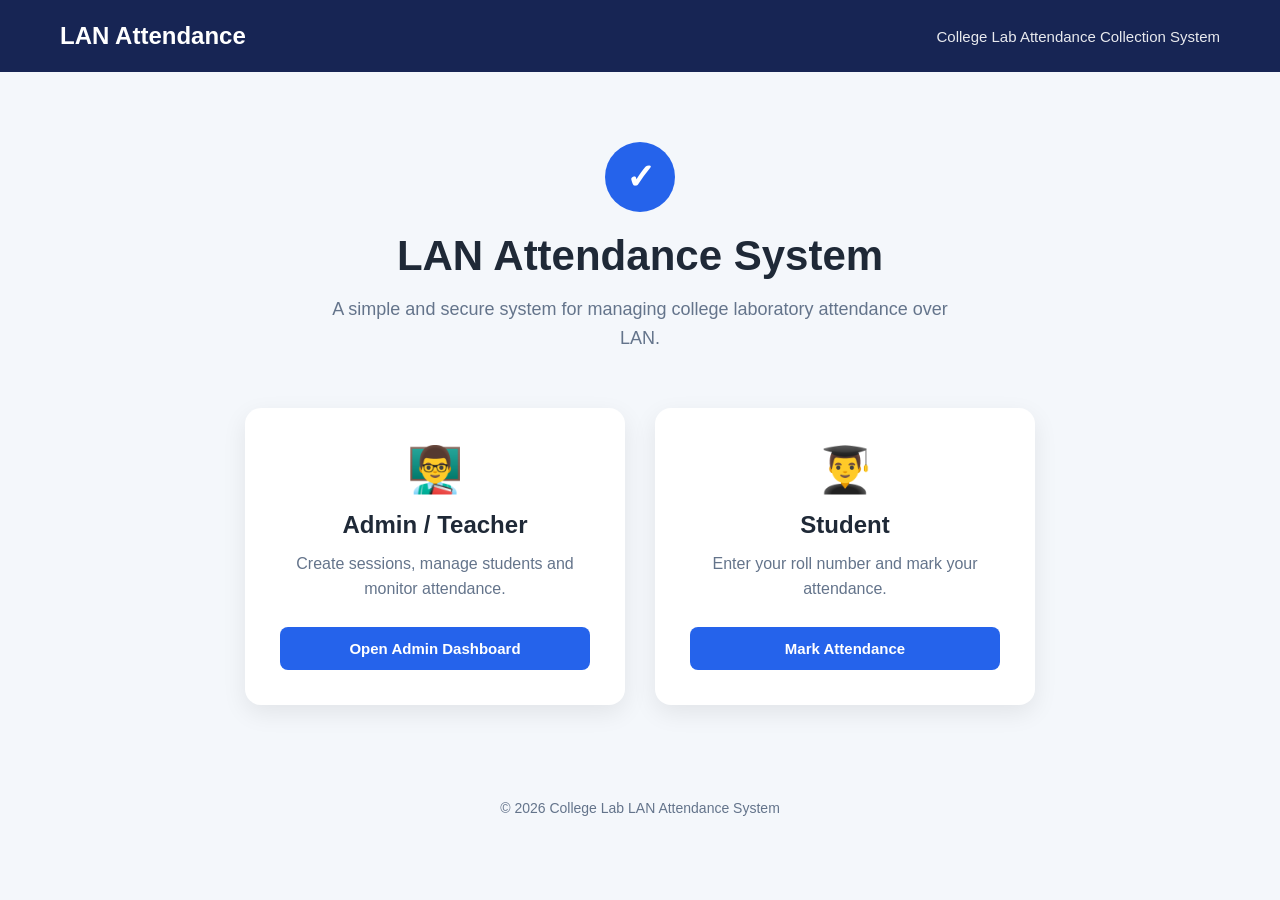
<file: Frontend/index.html>
<!DOCTYPE html>
<html lang="en">
<head>
    <meta charset="UTF-8">
    <meta name="viewport" content="width=device-width, initial-scale=1.0">
    <title>LAN Attendance System</title>

    <link rel="stylesheet" href="style.css">
</head>

<body>

    <header class="header">
        <div class="logo">
            LAN Attendance
        </div>

        <div class="header-text">
            College Lab Attendance Collection System
        </div>
    </header>


    <main class="home-container">

        <div class="welcome-section">

            <div class="icon">
                ✓
            </div>

            <h1>LAN Attendance System</h1>

            <p>
                A simple and secure system for managing
                college laboratory attendance over LAN.
            </p>

        </div>


        <div class="role-container">

            <div class="role-card">

                <div class="role-icon">
                    👨‍🏫
                </div>

                <h2>Admin / Teacher</h2>

                <p>
                    Create sessions, manage students
                    and monitor attendance.
                </p>

                <button onclick="openAdmin()">
                    Open Admin Dashboard
                </button>

            </div>


            <div class="role-card">

                <div class="role-icon">
                    👨‍🎓
                </div>

                <h2>Student</h2>

                <p>
                    Enter your roll number and mark
                    your attendance.
                </p>

                <button onclick="openStudent()">
                    Mark Attendance
                </button>

            </div>

        </div>

    </main>


    <footer class="footer">
        <p>© 2026 College Lab LAN Attendance System</p>
    </footer>


    <script src="script.js"></script>

</body>
</html>
</file>
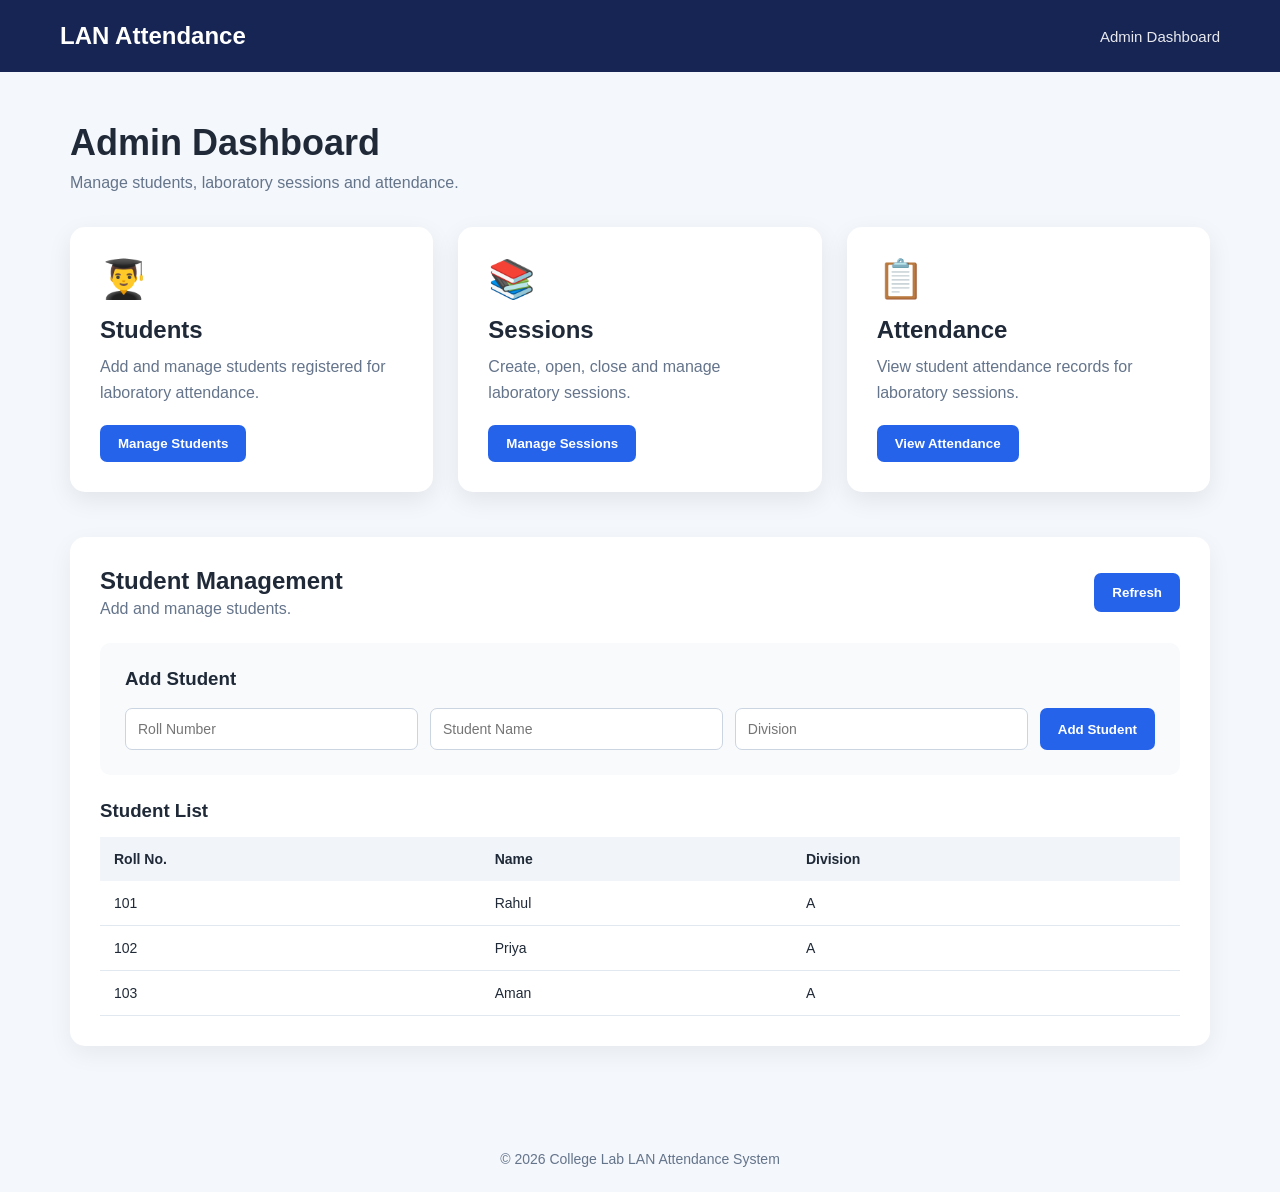
<file: Frontend/admin.html>
<!DOCTYPE html>
<html lang="en">

<head>
    <meta charset="UTF-8">
    <meta name="viewport" content="width=device-width, initial-scale=1.0">

    <title>Admin Dashboard - LAN Attendance</title>

    <link rel="stylesheet" href="style.css">
</head>

<body>

    <!-- Header -->

    <header class="header">

        <div class="logo">
            LAN Attendance
        </div>

        <div class="header-text">
            Admin Dashboard
        </div>

    </header>


    <!-- Main Dashboard -->

    <main class="dashboard-container">

        <!-- Welcome -->

        <section class="dashboard-welcome">

            <h1>Admin Dashboard</h1>

            <p>
                Manage students, laboratory sessions and attendance.
            </p>

        </section>


        <!-- Dashboard Cards -->

        <section class="dashboard-cards">

            <div class="dashboard-card">

                <div class="dashboard-card-icon">
                    👨‍🎓
                </div>

                <h2>Students</h2>

                <p>
                    Add and manage students registered for laboratory attendance.
                </p>

                <button onclick="showSection('students')">
                    Manage Students
                </button>

            </div>


            <div class="dashboard-card">

                <div class="dashboard-card-icon">
                    📚
                </div>

                <h2>Sessions</h2>

                <p>
                    Create, open, close and manage laboratory sessions.
                </p>

                <button onclick="showSection('sessions')">
                    Manage Sessions
                </button>

            </div>


            <div class="dashboard-card">

                <div class="dashboard-card-icon">
                    📋
                </div>

                <h2>Attendance</h2>

                <p>
                    View student attendance records for laboratory sessions.
                </p>

                <button onclick="showSection('attendance')">
                    View Attendance
                </button>

            </div>

        </section>


        <!-- Students Section -->

        <section id="students" class="dashboard-section">

            <div class="section-header">

                <div>
                    <h2>Student Management</h2>

                    <p>
                        Add and manage students.
                    </p>
                </div>

                <button onclick="showSection('students')">
                    Refresh
                </button>

            </div>


            <div class="form-card">

                <h3>Add Student</h3>

                <div class="form-row">

                    <input
                        type="text"
                        id="rollNumber"
                        placeholder="Roll Number"
                    >

                    <input
                        type="text"
                        id="studentName"
                        placeholder="Student Name"
                    >

                    <input
                        type="text"
                        id="division"
                        placeholder="Division"
                    >

                    <button onclick="addStudent()">
                        Add Student
                    </button>

                </div>

            </div>


            <div class="table-card">

                <h3>Student List</h3>

                <table>

                    <thead>

                        <tr>
                            <th>Roll No.</th>
                            <th>Name</th>
                            <th>Division</th>
                        </tr>

                    </thead>

                    <tbody id="studentTable">

                        <tr>
                            <td>101</td>
                            <td>Rahul</td>
                            <td>A</td>
                        </tr>

                        <tr>
                            <td>102</td>
                            <td>Priya</td>
                            <td>A</td>
                        </tr>

                        <tr>
                            <td>103</td>
                            <td>Aman</td>
                            <td>A</td>
                        </tr>

                    </tbody>

                </table>

            </div>

        </section>


        <!-- Sessions Section -->

        <section id="sessions" class="dashboard-section">

            <div class="section-header">

                <div>
                    <h2>Session Management</h2>

                    <p>
                        Create and manage laboratory attendance sessions.
                    </p>
                </div>

            </div>


            <div class="form-card">

                <h3>Create New Session</h3>

                <div class="form-row">

                    <input
                        type="text"
                        id="subject"
                        placeholder="Subject"
                    >

                    <button onclick="createSession()">
                        Create Session
                    </button>

                </div>

            </div>


            <div class="table-card">

                <h3>Sessions</h3>

                <table>

                    <thead>

                        <tr>
                            <th>Session ID</th>
                            <th>Subject</th>
                            <th>Date</th>
                            <th>Start Time</th>
                            <th>Status</th>
                            <th>Action</th>
                        </tr>

                    </thead>

                    <tbody id="sessionTable">

                        <tr>

                            <td>LAB001</td>

                            <td>DBMS</td>

                            <td>28-09-2026</td>

                            <td>03:30 PM</td>

                            <td>
                                <span class="status active">
                                    ACTIVE
                                </span>
                            </td>

                            <td>

                                <button class="small-button">
                                    Close
                                </button>

                            </td>

                        </tr>

                    </tbody>

                </table>

            </div>

        </section>


        <!-- Attendance Section -->

        <section id="attendance" class="dashboard-section">

            <div class="section-header">

                <div>

                    <h2>Attendance Records</h2>

                    <p>
                        View attendance marked by students.
                    </p>

                </div>

                <button onclick="refreshAttendance()">
                    Refresh Attendance
                </button>

            </div>


            <div class="table-card">

                <table>

                    <thead>

                        <tr>
                            <th>Roll No.</th>
                            <th>Name</th>
                            <th>Division</th>
                            <th>Session</th>
                            <th>Date</th>
                            <th>Time</th>
                            <th>Status</th>
                        </tr>

                    </thead>

                    <tbody id="attendanceTable">

                        <tr>

                            <td>101</td>
                            <td>Rahul</td>
                            <td>A</td>
                            <td>LAB001</td>
                            <td>28-09-2026</td>
                            <td>03:35 PM</td>

                            <td>
                                <span class="status present">
                                    PRESENT
                                </span>
                            </td>

                        </tr>

                        <tr>

                            <td>102</td>
                            <td>Priya</td>
                            <td>A</td>
                            <td>LAB001</td>
                            <td>28-09-2026</td>
                            <td>03:36 PM</td>

                            <td>
                                <span class="status present">
                                    PRESENT
                                </span>
                            </td>

                        </tr>

                    </tbody>

                </table>

            </div>

        </section>

    </main>


    <!-- Footer -->

    <footer class="footer">

        <p>
            © 2026 College Lab LAN Attendance System
        </p>

    </footer>


    <script src="script.js"></script>

</body>

</html>
</file>
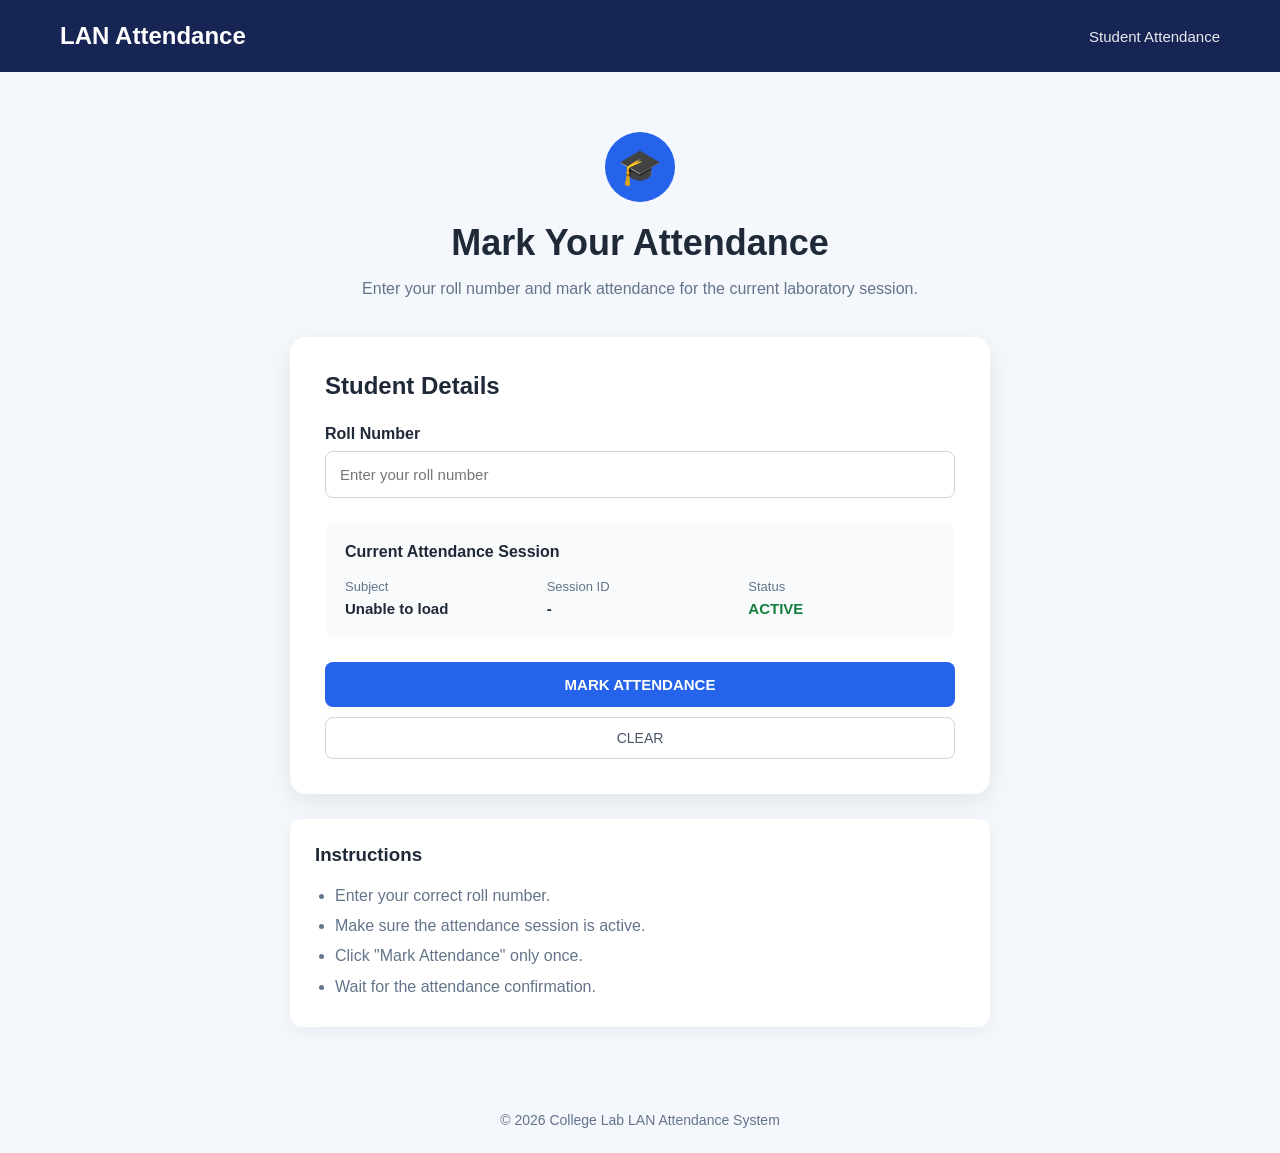
<file: Frontend/student.html>
<!DOCTYPE html>
<html lang="en">

<head>
    <meta charset="UTF-8">
    <meta name="viewport" content="width=device-width, initial-scale=1.0">

    <title>Student Attendance - LAN Attendance</title>

    <link rel="stylesheet" href="style.css">
</head>

<body>

    <!-- Header -->

    <header class="header">

        <div class="logo">
            LAN Attendance
        </div>

        <div class="header-text">
            Student Attendance
        </div>

    </header>


    <!-- Main Content -->

    <main class="student-container">

        <!-- Welcome -->

        <section class="student-welcome">

            <div class="student-icon">
                🎓
            </div>

            <h1>Mark Your Attendance</h1>

            <p>
                Enter your roll number and mark attendance
                for the current laboratory session.
            </p>

        </section>


        <!-- Attendance Card -->

        <section class="attendance-card">

            <h2>Student Details</h2>

            <label for="studentRoll">
                Roll Number
            </label>

            <input
                type="text"
                id="studentRoll"
                placeholder="Enter your roll number"
            >


            <!-- Active Session -->

            <div class="active-session">

                <div class="session-title">
                    Current Attendance Session
                </div>

                <div class="session-details">

                    <div>
                        <span>Subject</span>
                        <strong id="currentSubject">
                            DBMS
                        </strong>
                    </div>

                    <div>
                        <span>Session ID</span>
                        <strong id="currentSession">
                            LAB001
                        </strong>
                    </div>

                    <div>
                        <span>Status</span>
                        <strong class="session-active">
                            ACTIVE
                        </strong>
                    </div>

                </div>

            </div>


            <!-- Buttons -->

            <button
                class="attendance-button"
                onclick="markAttendance()"
            >
                MARK ATTENDANCE
            </button>


            <button
                class="clear-button"
                onclick="clearStudentForm()"
            >
                CLEAR
            </button>


            <!-- Result -->

            <div
                id="attendanceResult"
                class="attendance-result"
            ></div>

        </section>


        <!-- Information -->

        <section class="instructions-card">

            <h3>Instructions</h3>

            <ul>

                <li>
                    Enter your correct roll number.
                </li>

                <li>
                    Make sure the attendance session is active.
                </li>

                <li>
                    Click "Mark Attendance" only once.
                </li>

                <li>
                    Wait for the attendance confirmation.
                </li>

            </ul>

        </section>

    </main>


    <!-- Footer -->

    <footer class="footer">

        <p>
            © 2026 College Lab LAN Attendance System
        </p>

    </footer>


    <script src="script.js"></script>

</body>

</html>
</file>
<file: Frontend/style.css>
* {
    margin: 0;
    padding: 0;
    box-sizing: border-box;
}

body {
    font-family: Arial, sans-serif;
    min-height: 100vh;
    background: #f4f7fb;
    color: #1f2937;
}

.header {
    background: #172554;
    color: white;
    padding: 22px 60px;
    display: flex;
    justify-content: space-between;
    align-items: center;
}

.logo {
    font-size: 24px;
    font-weight: bold;
}

.header-text {
    font-size: 15px;
    opacity: 0.9;
}

.home-container {
    max-width: 1100px;
    margin: auto;
    padding: 70px 30px;
}

.welcome-section {
    text-align: center;
    margin-bottom: 55px;
}

.icon {
    width: 70px;
    height: 70px;
    margin: 0 auto 20px;
    border-radius: 50%;
    background: #2563eb;
    color: white;
    display: flex;
    align-items: center;
    justify-content: center;
    font-size: 35px;
    font-weight: bold;
}

.welcome-section h1 {
    font-size: 42px;
    margin-bottom: 15px;
}

.welcome-section p {
    font-size: 18px;
    color: #64748b;
    max-width: 650px;
    margin: auto;
    line-height: 1.6;
}

.role-container {
    display: flex;
    justify-content: center;
    gap: 30px;
}

.role-card {
    background: white;
    width: 380px;
    padding: 35px;
    border-radius: 16px;
    text-align: center;
    box-shadow: 0 8px 25px rgba(0, 0, 0, 0.08);
}

.role-icon {
    font-size: 45px;
    margin-bottom: 15px;
}

.role-card h2 {
    margin-bottom: 12px;
    font-size: 24px;
}

.role-card p {
    color: #64748b;
    line-height: 1.6;
    margin-bottom: 25px;
}

.role-card button {
    width: 100%;
    padding: 13px;
    border: none;
    border-radius: 8px;
    background: #2563eb;
    color: white;
    font-size: 15px;
    font-weight: bold;
    cursor: pointer;
}

.role-card button:hover {
    background: #1d4ed8;
}

.footer {
    text-align: center;
    padding: 25px;
    color: #64748b;
    font-size: 14px;
}





/* ADMIN DASHBOARD */

.dashboard-container {
    max-width: 1200px;
    margin: auto;
    padding: 50px 30px;
}

.dashboard-welcome {
    margin-bottom: 35px;
}

.dashboard-welcome h1 {
    font-size: 36px;
    margin-bottom: 10px;
}

.dashboard-welcome p {
    color: #64748b;
    font-size: 16px;
}


/* Dashboard Cards */

.dashboard-cards {
    display: grid;
    grid-template-columns: repeat(3, 1fr);
    gap: 25px;
    margin-bottom: 45px;
}

.dashboard-card {
    background: white;
    padding: 30px;
    border-radius: 15px;
    box-shadow: 0 8px 25px rgba(0, 0, 0, 0.08);
}

.dashboard-card-icon {
    font-size: 38px;
    margin-bottom: 15px;
}

.dashboard-card h2 {
    margin-bottom: 10px;
}

.dashboard-card p {
    color: #64748b;
    line-height: 1.6;
    margin-bottom: 20px;
}

.dashboard-card button {
    border: none;
    padding: 11px 18px;
    border-radius: 7px;
    background: #2563eb;
    color: white;
    font-weight: bold;
    cursor: pointer;
}

.dashboard-card button:hover {
    background: #1d4ed8;
}


/* Dashboard Sections */

.dashboard-section {
    background: white;
    padding: 30px;
    margin-bottom: 30px;
    border-radius: 15px;
    box-shadow: 0 8px 25px rgba(0, 0, 0, 0.06);
}

.section-header {
    display: flex;
    justify-content: space-between;
    align-items: center;
    margin-bottom: 25px;
}

.section-header h2 {
    margin-bottom: 5px;
}

.section-header p {
    color: #64748b;
}


/* Forms */

.form-card {
    background: #f8fafc;
    padding: 25px;
    border-radius: 10px;
    margin-bottom: 25px;
}

.form-card h3 {
    margin-bottom: 18px;
}

.form-row {
    display: flex;
    gap: 12px;
}

.form-row input {
    flex: 1;
    padding: 12px;
    border: 1px solid #cbd5e1;
    border-radius: 7px;
    font-size: 14px;
}

.form-row button,
.section-header button {
    padding: 12px 18px;
    border: none;
    border-radius: 7px;
    background: #2563eb;
    color: white;
    font-weight: bold;
    cursor: pointer;
}

.form-row button:hover,
.section-header button:hover {
    background: #1d4ed8;
}


/* Tables */

.table-card {
    overflow-x: auto;
}

.table-card h3 {
    margin-bottom: 15px;
}

table {
    width: 100%;
    border-collapse: collapse;
}

th {
    background: #f1f5f9;
    text-align: left;
    padding: 14px;
    font-size: 14px;
}

td {
    padding: 14px;
    border-bottom: 1px solid #e2e8f0;
    font-size: 14px;
}

tr:hover {
    background: #f8fafc;
}


/* Status */

.status {
    display: inline-block;
    padding: 5px 10px;
    border-radius: 20px;
    font-size: 12px;
    font-weight: bold;
}

.status.active {
    background: #dcfce7;
    color: #166534;
}

.status.present {
    background: #dcfce7;
    color: #166534;
}


/* Small Buttons */

.small-button {
    border: none;
    padding: 7px 12px;
    border-radius: 6px;
    background: #ef4444;
    color: white;
    cursor: pointer;
}


/* Mobile */

@media (max-width: 800px) {

    .dashboard-cards {
        grid-template-columns: 1fr;
    }

    .form-row {
        flex-direction: column;
    }

    .header {
        padding: 20px;
        flex-direction: column;
        gap: 8px;
    }

}




/* STUDENT PAGE */

.student-container {
    max-width: 750px;
    margin: auto;
    padding: 60px 25px;
}

.student-welcome {
    text-align: center;
    margin-bottom: 35px;
}

.student-icon {
    width: 70px;
    height: 70px;
    margin: 0 auto 20px;

    display: flex;
    align-items: center;
    justify-content: center;

    background: #2563eb;
    border-radius: 50%;

    font-size: 35px;
}

.student-welcome h1 {
    font-size: 36px;
    margin-bottom: 12px;
}

.student-welcome p {
    color: #64748b;
    line-height: 1.6;
}


/* Attendance Card */

.attendance-card {
    background: white;
    padding: 35px;

    border-radius: 16px;

    box-shadow:
        0 8px 25px rgba(0, 0, 0, 0.08);
}

.attendance-card h2 {
    margin-bottom: 25px;
}

.attendance-card label {
    display: block;

    margin-bottom: 8px;

    font-weight: bold;
}

.attendance-card input {
    width: 100%;

    padding: 14px;

    border: 1px solid #cbd5e1;

    border-radius: 8px;

    font-size: 15px;

    outline: none;

    margin-bottom: 25px;
}

.attendance-card input:focus {
    border-color: #2563eb;
}


/* Active Session */

.active-session {
    background: #f8fafc;

    padding: 20px;

    border-radius: 10px;

    margin-bottom: 25px;
}

.session-title {
    font-weight: bold;

    margin-bottom: 18px;
}

.session-details {
    display: grid;

    grid-template-columns:
        repeat(3, 1fr);

    gap: 15px;
}

.session-details div {
    display: flex;

    flex-direction: column;

    gap: 6px;
}

.session-details span {
    color: #64748b;

    font-size: 13px;
}

.session-details strong {
    font-size: 15px;
}

.session-active {
    color: #15803d;
}


/* Attendance Button */

.attendance-button {
    width: 100%;

    padding: 14px;

    border: none;

    border-radius: 8px;

    background: #2563eb;

    color: white;

    font-size: 15px;

    font-weight: bold;

    cursor: pointer;
}

.attendance-button:hover {
    background: #1d4ed8;
}


/* Clear Button */

.clear-button {
    width: 100%;

    padding: 12px;

    margin-top: 10px;

    border: 1px solid #cbd5e1;

    border-radius: 8px;

    background: white;

    color: #475569;

    font-size: 14px;

    cursor: pointer;
}

.clear-button:hover {
    background: #f8fafc;
}


/* Result */

.attendance-result {
    margin-top: 20px;

    padding: 14px;

    border-radius: 8px;

    text-align: center;

    font-weight: bold;

    display: none;
}

.attendance-result.success {
    display: block;

    background: #dcfce7;

    color: #166534;
}

.attendance-result.error {
    display: block;

    background: #fee2e2;

    color: #991b1b;
}


/* Instructions */

.instructions-card {
    background: white;

    margin-top: 25px;

    padding: 25px;

    border-radius: 12px;

    box-shadow:
        0 5px 18px rgba(0, 0, 0, 0.05);
}

.instructions-card h3 {
    margin-bottom: 15px;
}

.instructions-card ul {
    padding-left: 20px;

    color: #64748b;

    line-height: 1.9;
}


/* Mobile */

@media (max-width: 600px) {

    .session-details {
        grid-template-columns: 1fr;
    }

    .student-welcome h1 {
        font-size: 30px;
    }

    .attendance-card {
        padding: 25px;
    }
}
</file>
